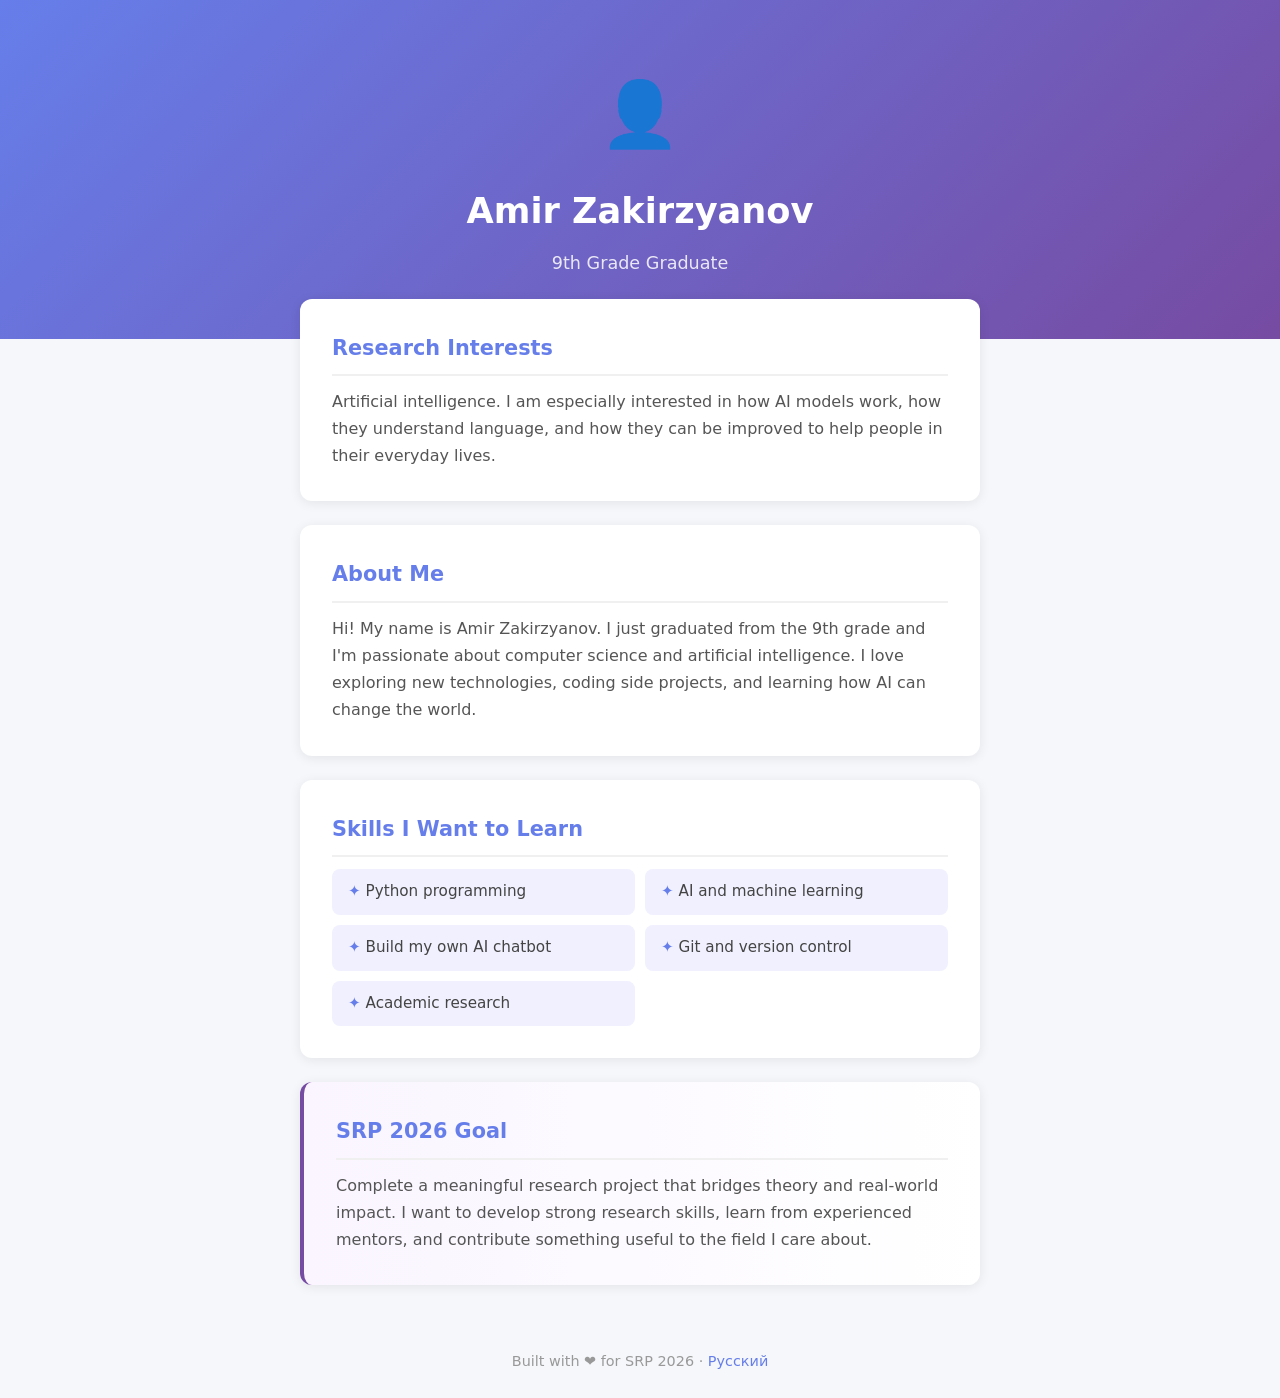
<file: index.html>
<!DOCTYPE html>
<html lang="en">
<head>
    <meta charset="UTF-8">
    <meta name="viewport" content="width=device-width, initial-scale=1.0">
    <title>My Research Profile</title>
    <link rel="stylesheet" href="style.css">
</head>
<body>

    <!-- Profile Header Section -->
    <header class="profile-header">
        <div class="avatar">👤</div>
        <h1>Amir Zakirzyanov</h1>
        <p class="subtitle">9th Grade Graduate</p>
    </header>

    <!-- Main Content -->
    <main class="container">

        <!-- Research Interests Section -->
        <section class="card">
            <h2>Research Interests</h2>
            <p>
                Artificial intelligence. I am especially interested in how
                AI models work, how they understand language, and how they
                can be improved to help people in their everyday lives.
            </p>
        </section>

        <!-- Short Bio Section -->
        <section class="card">
            <h2>About Me</h2>
            <p>
                Hi! My name is Amir Zakirzyanov. I just graduated from the
                9th grade and I'm passionate about computer science and
                artificial intelligence. I love exploring new technologies,
                coding side projects, and learning how AI can change the
                world.
            </p>
        </section>

        <!-- Skills to Learn Section -->
        <section class="card">
            <h2>Skills I Want to Learn</h2>
            <ul class="skill-list">
                <li>Python programming</li>
                <li>AI and machine learning</li>
                <li>Build my own AI chatbot</li>
                <li>Git and version control</li>
                <li>Academic research</li>
            </ul>
        </section>

        <!-- SRP 2026 Goal Section -->
        <section class="card highlight">
            <h2>SRP 2026 Goal</h2>
            <p>
                Complete a meaningful research project that bridges theory and
                real-world impact. I want to develop strong research skills,
                learn from experienced mentors, and contribute something useful
                to the field I care about.
            </p>
        </section>

    </main>

    <!-- Footer -->
    <footer>
        <p>Built with ❤️ for SRP 2026 · <a href="ru/index.html">Русский</a></p>
    </footer>

</body>
</html>
</file>
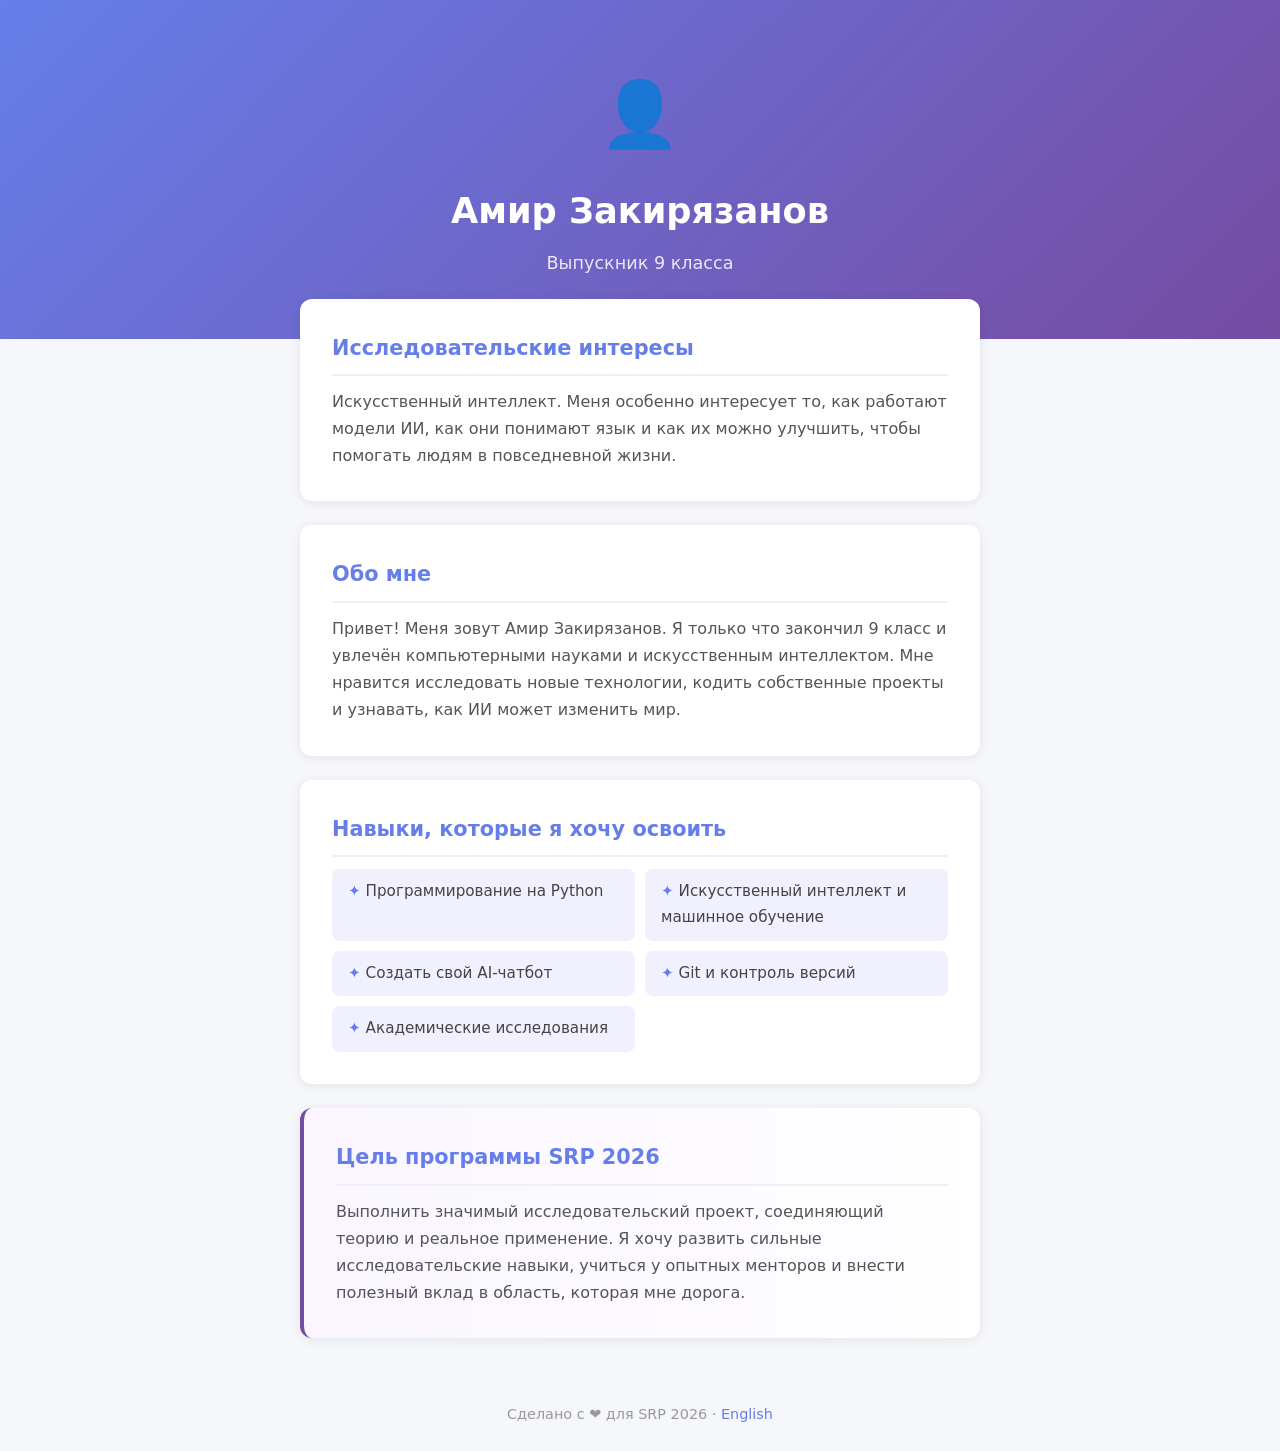
<file: ru/index.html>
<!DOCTYPE html>
<html lang="ru">
<head>
    <meta charset="UTF-8">
    <meta name="viewport" content="width=device-width, initial-scale=1.0">
    <title>Моё исследовательское досье</title>
    <link rel="stylesheet" href="../style.css">
</head>
<body>

    <!-- Profile Header Section -->
    <header class="profile-header">
        <div class="avatar">👤</div>
        <h1>Амир Закирязанов</h1>
        <p class="subtitle">Выпускник 9 класса</p>
    </header>

    <!-- Main Content -->
    <main class="container">

        <!-- Research Interests Section -->
        <section class="card">
            <h2>Исследовательские интересы</h2>
            <p>
                Искусственный интеллект. Меня особенно интересует то, как
                работают модели ИИ, как они понимают язык и как их можно
                улучшить, чтобы помогать людям в повседневной жизни.
            </p>
        </section>

        <!-- Short Bio Section -->
        <section class="card">
            <h2>Обо мне</h2>
            <p>
                Привет! Меня зовут Амир Закирязанов. Я только что закончил
                9 класс и увлечён компьютерными науками и искусственным
                интеллектом. Мне нравится исследовать новые технологии,
                кодить собственные проекты и узнавать, как ИИ может
                изменить мир.
            </p>
        </section>

        <!-- Skills to Learn Section -->
        <section class="card">
            <h2>Навыки, которые я хочу освоить</h2>
            <ul class="skill-list">
                <li>Программирование на Python</li>
                <li>Искусственный интеллект и машинное обучение</li>
                <li>Создать свой AI-чатбот</li>
                <li>Git и контроль версий</li>
                <li>Академические исследования</li>
            </ul>
        </section>

        <!-- SRP 2026 Goal Section -->
        <section class="card highlight">
            <h2>Цель программы SRP 2026</h2>
            <p>
                Выполнить значимый исследовательский проект, соединяющий теорию
                и реальное применение. Я хочу развить сильные исследовательские
                навыки, учиться у опытных менторов и внести полезный вклад
                в область, которая мне дорога.
            </p>
        </section>

    </main>

    <!-- Footer -->
    <footer>
        <p>Сделано с ❤️ для SRP 2026 · <a href="../index.html">English</a></p>
    </footer>

</body>
</html>
</file>
<file: style.css>
/* ===== RESET & BASE STYLES ===== */
* {
    margin: 0;
    padding: 0;
    box-sizing: border-box;
}

body {
    font-family: system-ui, -apple-system, sans-serif;
    background-color: #f5f7fa;
    color: #333;
    line-height: 1.7;
}

/* ===== PROFILE HEADER ===== */
.profile-header {
    background: linear-gradient(135deg, #667eea, #764ba2);
    color: white;
    text-align: center;
    padding: 60px 20px;
}

.profile-header .avatar {
    font-size: 64px;
    margin-bottom: 12px;
}

.profile-header h1 {
    font-size: 2.2rem;
    margin-bottom: 8px;
}

.profile-header .subtitle {
    font-size: 1.1rem;
    opacity: 0.85;
}

/* ===== MAIN CONTAINER ===== */
.container {
    max-width: 720px;
    margin: -40px auto 40px;
    padding: 0 20px;
}

/* ===== CARD STYLES ===== */
.card {
    background: white;
    border-radius: 12px;
    padding: 32px;
    margin-bottom: 24px;
    box-shadow: 0 2px 12px rgba(0, 0, 0, 0.08);
}

.card h2 {
    font-size: 1.3rem;
    color: #667eea;
    margin-bottom: 12px;
    border-bottom: 2px solid #f0f0f0;
    padding-bottom: 8px;
}

.card p {
    color: #555;
}

/* ===== HIGHLIGHT CARD (SRP Goal) ===== */
.card.highlight {
    border-left: 4px solid #764ba2;
    background: linear-gradient(to right, #faf5ff, white);
}

/* ===== SKILL LIST ===== */
.skill-list {
    list-style: none;
    display: grid;
    grid-template-columns: 1fr 1fr;
    gap: 10px;
}

.skill-list li {
    background: #f0f0ff;
    padding: 10px 16px;
    border-radius: 8px;
    font-size: 0.95rem;
    color: #444;
}

.skill-list li::before {
    content: "✦ ";
    color: #667eea;
}

/* ===== FOOTER ===== */
footer {
    text-align: center;
    padding: 24px;
    color: #999;
    font-size: 0.9rem;
}

footer a {
    color: #667eea;
    text-decoration: none;
}

footer a:hover {
    text-decoration: underline;
}

/* ===== RESPONSIVE (MOBILE) ===== */
@media (max-width: 600px) {
    .profile-header {
        padding: 40px 16px;
    }

    .profile-header h1 {
        font-size: 1.6rem;
    }

    .skill-list {
        grid-template-columns: 1fr;
    }

    .card {
        padding: 24px;
    }
}
</file>
